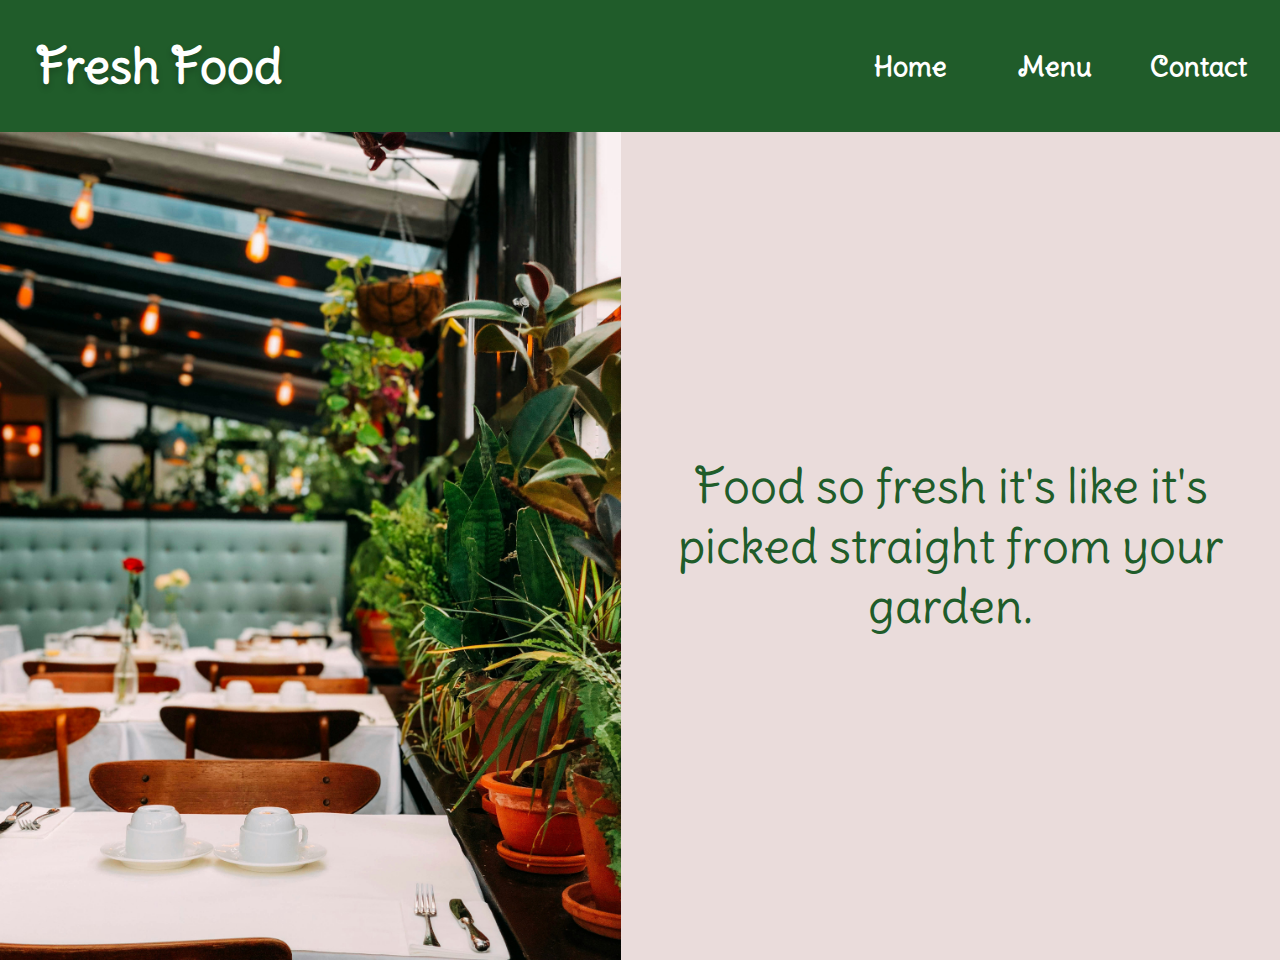
<file: index.html>
<!DOCTYPE html>
<html lang="en">
  <head>
    <meta charset="UTF-8" />
    <meta name="viewport" content="width=device-width, initial-scale=1.0" />
    <link rel="preconnect" href="https://fonts.googleapis.com" />
    <link rel="preconnect" href="https://fonts.gstatic.com" crossorigin />
    <link
      href="https://fonts.googleapis.com/css2?family=Delius+Swash+Caps&display=swap"
      rel="stylesheet"
    />
    <title>Fresh Food</title>
  <script defer src="main.js"></script></head>
  <body>
    <header>
      <nav>
        <div class="logo">Fresh Food</div>
        <div class="nav-buttons">
          <button class="home">Home</button>
          <button class="menu">Menu</button>
          <button class="contact">Contact</button>
        </div>
      </nav>
    </header>
    <div id="content"></div>
  </body>
</html>

<!-- <p>
        Our farm to table ingredients are as close to "fresh from your garden"
        as it gets. Enjoy a variety of cuisines made with the feshest and most
        flavorful ingredients near you!
      </p> -->
</file>
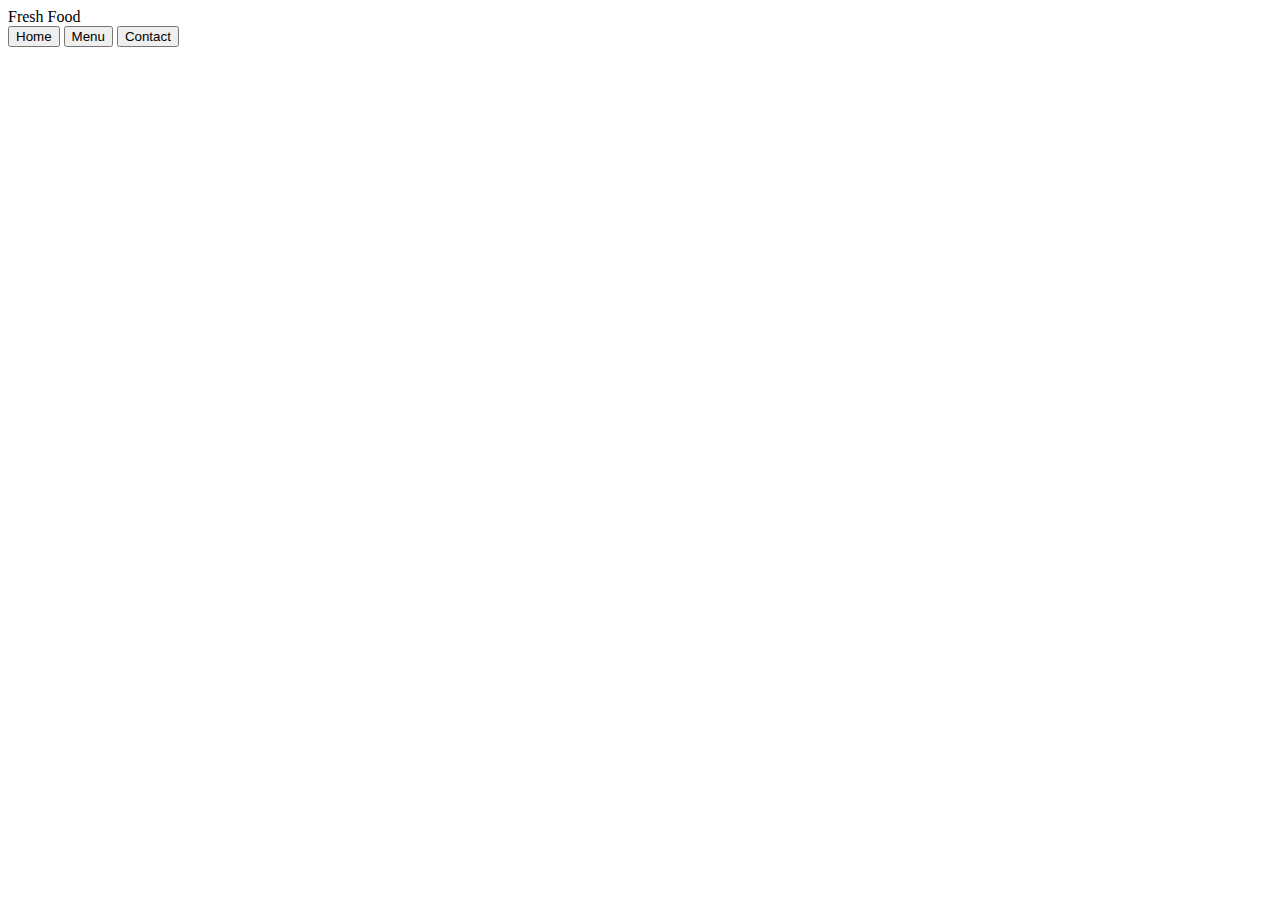
<file: src/template.html>
<!DOCTYPE html>
<html lang="en">
  <head>
    <meta charset="UTF-8" />
    <meta name="viewport" content="width=device-width, initial-scale=1.0" />
    <link rel="preconnect" href="https://fonts.googleapis.com" />
    <link rel="preconnect" href="https://fonts.gstatic.com" crossorigin />
    <link
      href="https://fonts.googleapis.com/css2?family=Delius+Swash+Caps&display=swap"
      rel="stylesheet"
    />
    <title>Fresh Food</title>
  </head>
  <body>
    <header>
      <nav>
        <div class="logo">Fresh Food</div>
        <div class="nav-buttons">
          <button class="home">Home</button>
          <button class="menu">Menu</button>
          <button class="contact">Contact</button>
        </div>
      </nav>
    </header>
    <div id="content"></div>
  </body>
</html>

<!-- <p>
        Our farm to table ingredients are as close to "fresh from your garden"
        as it gets. Enjoy a variety of cuisines made with the feshest and most
        flavorful ingredients near you!
      </p> -->
</file>
